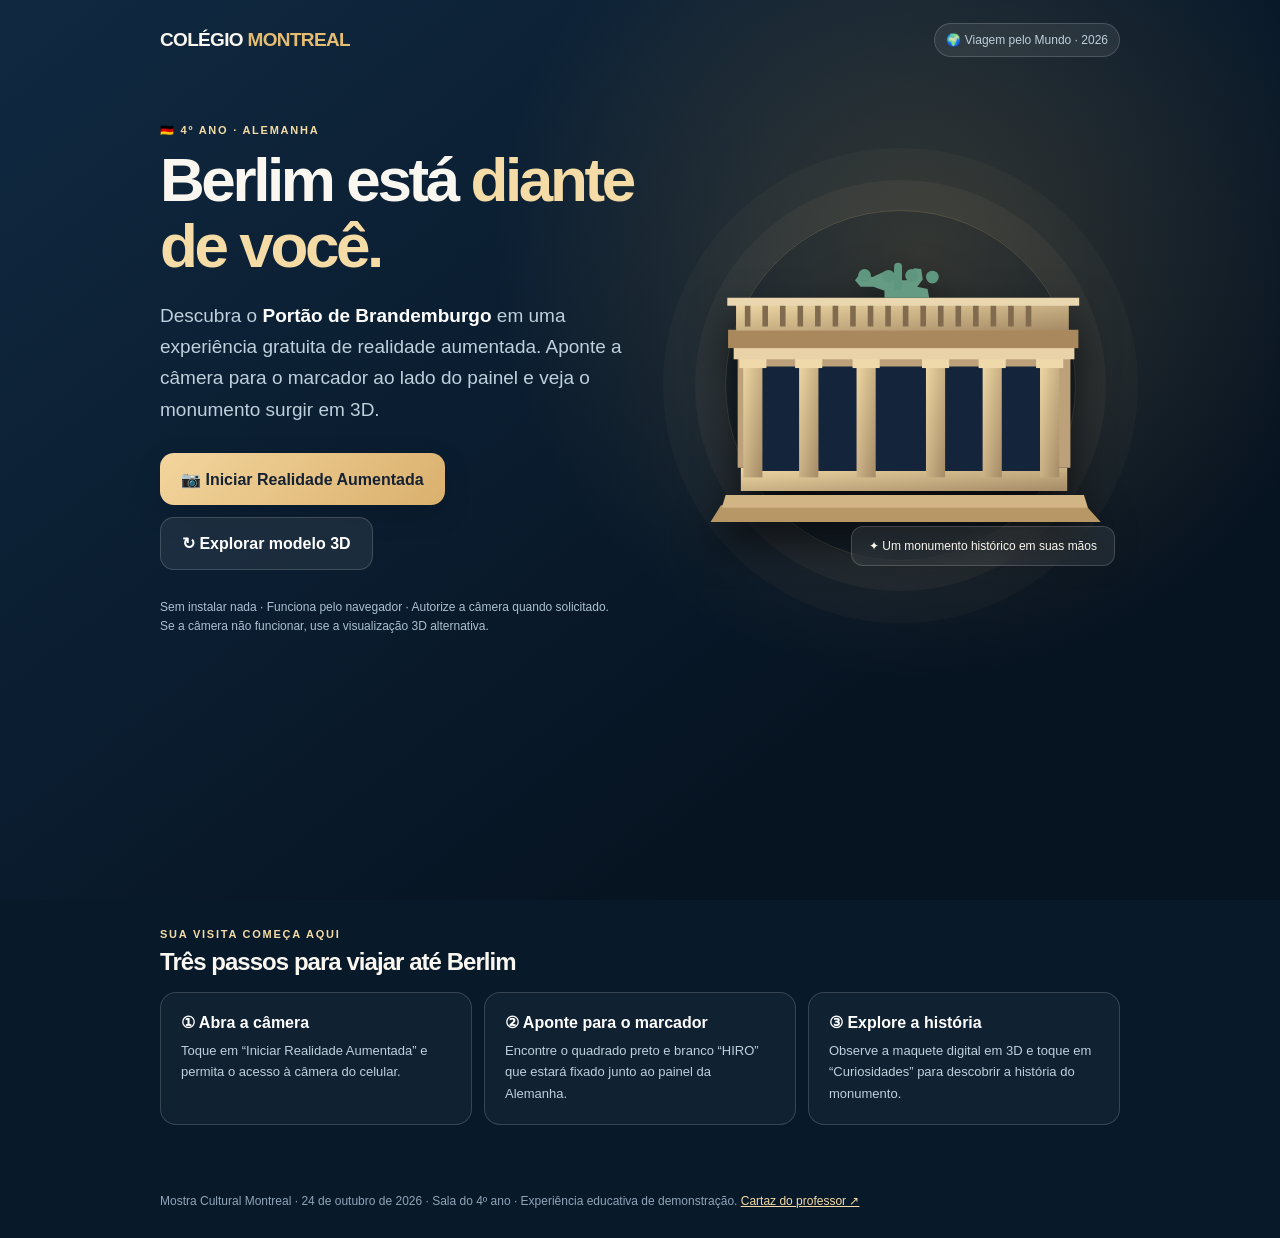
<file: index.html>
<!DOCTYPE html>
<html lang="pt-BR">
<head>
  <meta charset="utf-8"><meta name="viewport" content="width=device-width,initial-scale=1,viewport-fit=cover">
  <meta name="theme-color" content="#071324"><meta name="description" content="Uma visita imersiva ao Portão de Brandemburgo na Mostra Cultural do Colégio Montreal 2026. Sem instalar aplicativo.">
  <title>Alemanha em Realidade Aumentada | Montreal 2026</title>
  <link rel="stylesheet" href="assets/style.css">
</head>
<body>
  <main class="hero">
    <div class="container">
      <header class="topbar"><div class="brand">COLÉGIO <b>MONTREAL</b></div><div class="badge">🌍 Viagem pelo Mundo · 2026</div></header>
      <div class="main-grid">
        <div class="copy">
          <div class="eyebrow">🇩🇪 4º ano · Alemanha</div>
          <h1>Berlim está <span>diante de você.</span></h1>
          <p class="lead">Descubra o <strong style="color:#fff">Portão de Brandemburgo</strong> em uma experiência gratuita de realidade aumentada. Aponte a câmera para o marcador ao lado do painel e veja o monumento surgir em 3D.</p>
          <div class="actions"><a class="btn" href="ra.html">📷 Iniciar Realidade Aumentada</a><a class="btn ghost" href="modelo.html">↻ Explorar modelo 3D</a></div>
          <p class="small">Sem instalar nada · Funciona pelo navegador · Autorize a câmera quando solicitado.<br>Se a câmera não funcionar, use a visualização 3D alternativa.</p>
        </div>
        <div class="visual" aria-hidden="true">
          <div class="halo"></div>
          <svg class="model" viewBox="0 0 550 380" xmlns="http://www.w3.org/2000/svg"><defs><linearGradient id="stone" x2="1" y2="1"><stop stop-color="#efd8a5"/><stop offset="1" stop-color="#a58b66"/></linearGradient><linearGradient id="base" x2="1"><stop stop-color="#aa8854"/><stop offset=".5" stop-color="#edd6a7"/><stop offset="1" stop-color="#876945"/></linearGradient></defs><g transform="translate(35 34)"><path d="M15 306 472 306 491 327 2 327Z" fill="#b79765"/><path d="M21 293H470L475 309H16Z" fill="#d2b584"/><path d="M40 259H449V288H40Z" fill="url(#stone)"/><path d="M36 94H453V259H36Z" fill="#bda17b"/><g fill="#13243b"><path d="M66 132h50v131H66zM137 132h50v131h-50zM208 132h64v131h-64zM294 132h50v131h-50zM365 132h50v131h-50z"/></g><g fill="url(#stone)"><rect x="43" y="125" width="24" height="146"/><rect x="113" y="125" width="24" height="146"/><rect x="185" y="125" width="24" height="146"/><rect x="272" y="125" width="24" height="146"/><rect x="343" y="125" width="24" height="146"/><rect x="415" y="125" width="24" height="146"/></g><g fill="#efd9ab"><rect x="38" y="118" width="34" height="16"/><rect x="108" y="118" width="34" height="16"/><rect x="180" y="118" width="34" height="16"/><rect x="267" y="118" width="34" height="16"/><rect x="338" y="118" width="34" height="16"/><rect x="410" y="118" width="34" height="16"/></g><rect x="31" y="106" width="427" height="17" fill="#e9d2a8"/><rect x="24" y="86" width="439" height="23" fill="#aa885e"/><rect x="34" y="52" width="417" height="35" fill="url(#stone)"/><g fill="#806b4e"> <path d="M45 53h7v29h-7zm22 0h7v29h-7zm22 0h7v29h-7zm22 0h7v29h-7zm22 0h7v29h-7zm22 0h7v29h-7zm22 0h7v29h-7zm22 0h7v29h-7zm22 0h7v29h-7zm22 0h7v29h-7zm22 0h7v29h-7zm22 0h7v29h-7zm22 0h7v29h-7zm22 0h7v29h-7zm22 0h7v29h-7zm22 0h7v29h-7zm22 0h7v29h-7z"/></g><path d="M23 46H464v10H23Z" fill="#ead7b0"/><path d="M220 46v-9l-14-5-16 0-7-8 8-10 9 5 5 1 15-7 20 11h8l9-15 9 1 2 13-7 9 13 3 2 11z" fill="#669b83"/><g fill="#5f967f"><circle cx="195" cy="18" r="8"/><circle cx="225" cy="19" r="8"/><circle cx="254" cy="18" r="8"/><circle cx="280" cy="20" r="8"/><circle cx="237" cy="7" r="5"/><rect x="232" y="7" width="10" height="29" rx="3"/></g></g></svg>
          <div class="floating-label">✦ Um monumento histórico em suas mãos</div>
        </div>
      </div>
    </div>
  </main>
  <section class="info-section"><div class="container">
    <div class="eyebrow">Sua visita começa aqui</div><h2 class="section-title">Três passos para viajar até Berlim</h2>
    <div class="cards"><div class="card"><strong>① Abra a câmera</strong><p>Toque em “Iniciar Realidade Aumentada” e permita o acesso à câmera do celular.</p></div><div class="card"><strong>② Aponte para o marcador</strong><p>Encontre o quadrado preto e branco “HIRO” que estará fixado junto ao painel da Alemanha.</p></div><div class="card"><strong>③ Explore a história</strong><p>Observe a maquete digital em 3D e toque em “Curiosidades” para descobrir a história do monumento.</p></div></div>
  </div></section>
  <footer class="site-footer"><div class="container">Mostra Cultural Montreal · 24 de outubro de 2026 · Sala do 4º ano · Experiência educativa de demonstração. <a href="cartaz.html">Cartaz do professor ↗</a></div></footer>
</body></html>
</file>
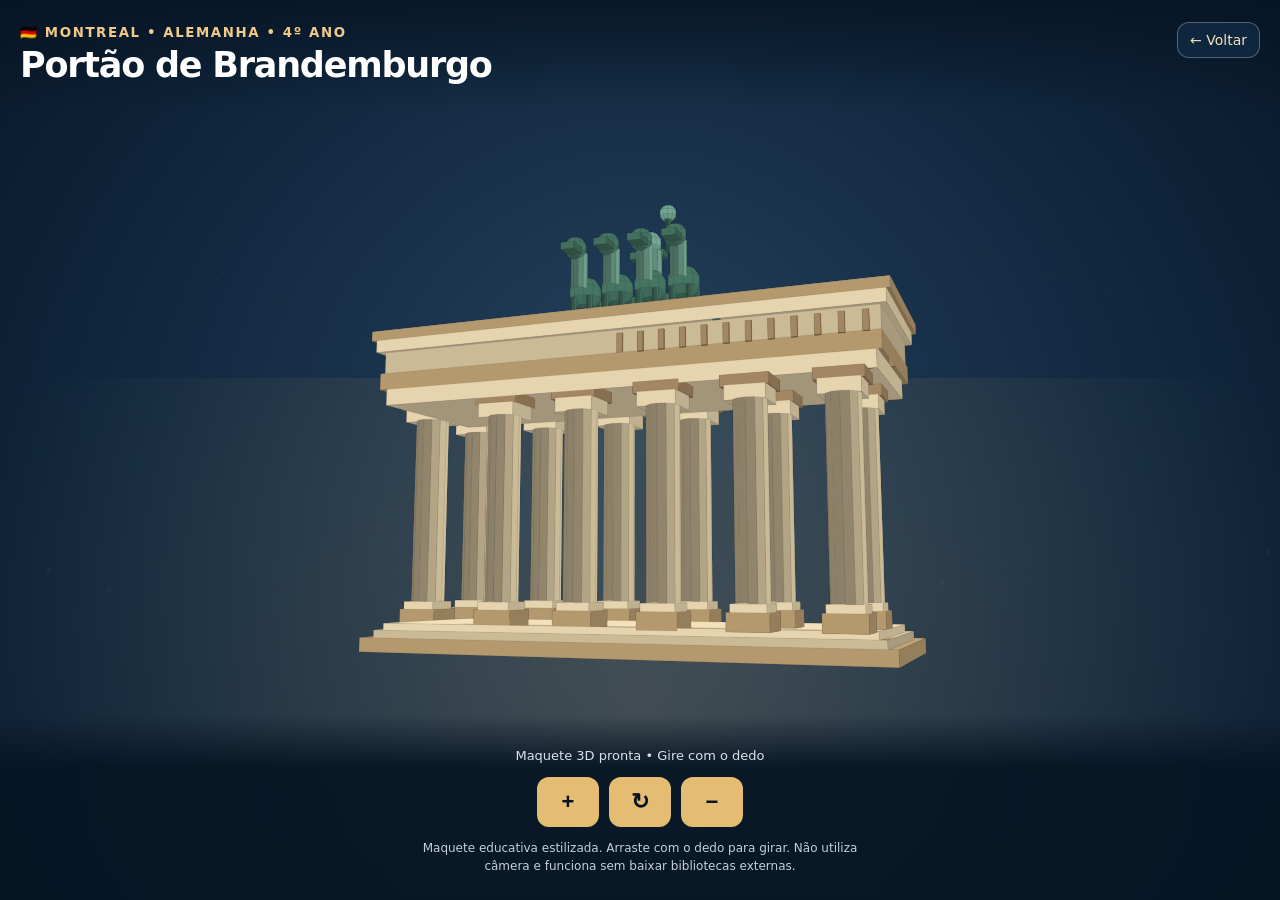
<file: modelo.html>
<!doctype html><html lang="pt-BR"><head><meta charset="utf-8"><meta name="viewport" content="width=device-width,initial-scale=1,viewport-fit=cover"><title>Maquete 3D • Alemanha | Montreal 2026</title><meta name="theme-color" content="#071324"><style>
*{box-sizing:border-box}html,body{margin:0;width:100%;height:100%;background:#071324;font-family:system-ui,-apple-system,Segoe UI,Arial,sans-serif;color:#fff;overflow:hidden}#monument-canvas{position:fixed;inset:0;width:100vw;height:100dvh;touch-action:none;display:block}header,footer{position:fixed;left:0;right:0;z-index:3;pointer-events:none}header>* , footer>*{pointer-events:auto}header{top:0;padding:22px 20px;background:linear-gradient(#061524d9,#06152400);display:flex;justify-content:space-between;align-items:start;gap:15px}small{letter-spacing:.12em;color:#f1ca8b;font-weight:750;text-transform:uppercase}h1{font-size:clamp(20px,5.5vw,35px);margin:4px 0;letter-spacing:-.035em}.back{color:#f6dfb9;border:1px solid #ffffff47;border-radius:12px;padding:9px 12px;background:#102d46bf;text-decoration:none;font-size:14px;white-space:nowrap}footer{bottom:0;padding:32px 20px max(25px,env(safe-area-inset-bottom));text-align:center;background:linear-gradient(#06152400,#061524ed 28%)}#view-status{font-size:13px;color:#d8e2ea;margin:0 0 14px}.controls{display:flex;justify-content:center;gap:10px}.controls button{font-size:22px;font-weight:750;background:#e4bc72;color:#071324;border:0;border-radius:12px;padding:12px 20px;min-width:62px}.info{font-size:12px;line-height:1.5;color:#c4d0d9;margin:12px auto 0;max-width:470px}
</style></head><body>
<canvas id="monument-canvas" aria-label="Maquete digital interativa em 3D do Portão de Brandemburgo"></canvas>
<header><div><small>🇩🇪 Montreal • Alemanha • 4º ano</small><h1>Portão de Brandemburgo</h1></div><a class="back" href="index.html">← Voltar</a></header>
<footer><p id="view-status">Preparando a maquete…</p><div class="controls"><button id="zoom-in" aria-label="Aproximar">+</button><button id="reset" aria-label="Reiniciar">↻</button><button id="zoom-out" aria-label="Afastar">−</button></div><p class="info">Maquete educativa estilizada. Arraste com o dedo para girar. Não utiliza câmera e funciona sem baixar bibliotecas externas.</p></footer>
<script src="assets/modelo-canvas.js"></script></body></html>
</file>
<file: assets/style.css>
:root { --bg:#071324;--bg2:#0b2038;--ink:#f9f7f0;--muted:#bed0dc;--gold:#e4bc72;--gold2:#f5dba5;--border:rgba(255,255,255,.16);--glass:rgba(11,28,46,.85); }
* { box-sizing:border-box; }
html { min-height:100%; }
body { margin:0; background:var(--bg); color:var(--ink);font-family:Inter,-apple-system,BlinkMacSystemFont,'Segoe UI',Arial,sans-serif; }
a { color:inherit; }
button { font:inherit; cursor:pointer; }
.container { width:min(960px,calc(100% - 36px)); margin:0 auto; }
.eyebrow { color:var(--gold2);letter-spacing:.16em;text-transform:uppercase;font-weight:750;font-size:11px; }
.topbar { padding:23px 0; display:flex; align-items:center; justify-content:space-between; gap:8px; }
.brand { font-weight:850;letter-spacing:-.035em;font-size:19px; }
.brand b { color:var(--gold); }
.badge { border:1px solid var(--border);background:rgba(255,255,255,.07); padding:9px 11px;border-radius:99px;font-size:12px;color:var(--muted); }
.hero { background: radial-gradient(circle at 72% 28%,rgba(233,176,83,.19),transparent 38%),linear-gradient(142deg,#102941,#061321 75%); min-height:100svh;overflow:hidden;}
.main-grid { display:grid;grid-template-columns:1.05fr .95fr;align-items:center; gap:36px; padding:44px 0 42px; }
h1 { font-size:clamp(36px,5.6vw,62px);letter-spacing:-.055em;line-height:1.07;margin:10px 0 20px; }
h1 span {color:var(--gold2);}
p {line-height:1.65;color:var(--muted);}
.lead {font-size:clamp(15px,1.8vw,19px);max-width:560px;}
.actions {display:flex;flex-wrap:wrap;gap:12px;margin:28px 0;}
.btn { display:inline-flex;align-items:center;justify-content:center;gap:9px;background:linear-gradient(135deg,#f3d59d,#dab06d);color:#152233;border:0;border-radius:14px;padding:16px 21px;text-decoration:none;font-weight:800;min-height:52px;box-shadow:0 10px 30px rgba(0,0,0,.12);}
.btn.ghost { border:1px solid var(--border);background:rgba(255,255,255,.07); color:#fff; box-shadow:none; }
.btn.tiny { padding:10px 14px;min-height:40px;font-size:14px; }
.small {font-size:12px;color:#abc0d1;line-height:1.55;}
.visual {position:relative;min-height:395px;display:grid;place-items:center;}
.visual .halo {position:absolute;width:80%;aspect-ratio:1;border:1px solid rgba(244,209,151,.19);border-radius:50%;box-shadow:0 0 0 30px rgba(244,209,151,.045),0 0 0 62px rgba(244,209,151,.026);}
.visual .model {position:relative;width:100%;filter:drop-shadow(0 20px 20px #000a);}
.visual svg {width:100%;max-width:490px;height:auto;}
.floating-label {position:absolute;bottom:17px;right:5px;padding:12px 17px;border-radius:12px;background:rgba(255,255,255,.08);border:1px solid var(--border);backdrop-filter:blur(10px);font-size:12px;}
.info-section { padding:28px 0 50px; background:#08192a; }
.section-title {font-size:24px;letter-spacing:-.04em;margin:8px 0 16px;}
.cards {display:grid;grid-template-columns:repeat(3,1fr);gap:12px;}
.card {padding:20px;border:1px solid var(--border);background:rgba(255,255,255,.035);border-radius:16px;}
.card strong {display:block;font-size:16px;color:#fff;margin-bottom:8px;}
.card p {font-size:13px; margin:0;}
.site-footer {padding:19px 0 30px;background:#08192a;color:#90a5b8;font-size:12px;}
.site-footer a {color:var(--gold2);}
/* Immersive AR page */
body.ar-page {overflow:hidden;background:#000;}
#scene-area, #scene-area a-scene {position:fixed!important;inset:0;width:100%;height:100%;}
#scene-area canvas {display:block;}
.ar-overlay {position:fixed;z-index:10;pointer-events:none;inset:0;display:flex;flex-direction:column;justify-content:space-between;}
.ar-overlay > * {pointer-events:auto;}
.ar-header {display:flex;justify-content:space-between;align-items:flex-start;gap:10px;padding:17px 17px 22px;background:linear-gradient(to bottom,rgba(0,0,0,.70),transparent);}
.ar-header .logo {font-size:13px;font-weight:850;line-height:1.45;text-shadow:0 1px 5px #000;}
.ar-header .logo em {font-style:normal;color:#f0c984;}
.ar-header .close {background:rgba(12,29,44,.75);color:white;text-decoration:none;border:1px solid rgba(255,255,255,.23);border-radius:13px;padding:9px 12px;font-size:13px;}
.ar-bottom {background:linear-gradient(transparent,rgba(0,0,0,.83) 23%);padding:45px 16px max(22px,env(safe-area-inset-bottom));display:grid;gap:11px;}
.status {max-width:560px;width:100%;margin:0 auto; display:flex; gap:10px;align-items:center; border-radius:12px;background:rgba(5,20,33,.86);border:1px solid rgba(255,255,255,.18);padding:13px 15px;font-size:13px;}
.status .dot {width:9px;height:9px;flex:none;background:#f2bd70;border-radius:50%;box-shadow:0 0 0 4px rgba(242,189,112,.15);}
.status.found .dot {background:#65e0b5;box-shadow:0 0 0 4px rgba(101,224,181,.2);}
.ar-controls { display:flex;justify-content:center;flex-wrap:wrap;gap:9px;}
.ar-control {min-height:42px;border-radius:12px;border:1px solid rgba(255,255,255,.24);background:rgba(17,31,46,.83);color:white;padding:10px 12px;font-size:13px;}
.info-dialog {background:rgba(6,20,35,.97);border:1px solid rgba(235,209,151,.25);border-radius:18px;padding:19px;max-width:520px;width:calc(100% - 30px);box-shadow:0 12px 50px #0008;color:white;position:fixed;z-index:30;bottom:max(105px,env(safe-area-inset-bottom));left:50%;transform:translateX(-50%);max-height:65svh;overflow:auto;}
.info-dialog h2 {margin:0 0 10px;font-size:21px;color:var(--gold2);}
.info-dialog p,.info-dialog li {font-size:14px;line-height:1.55;color:#d8e1e7;}
.info-dialog[hidden] {display:none;}
.info-dialog button {float:right;border:0;border-radius:9px;background:#2d4860;color:white;padding:7px 12px;}
@media(max-width:740px){.main-grid{grid-template-columns:1fr;padding:12px 0 35px;gap:6px;}.visual{min-height:260px;order:-1;}.visual svg{max-height:290px;}.cards{grid-template-columns:1fr;}h1{font-size:42px}.actions .btn{flex:1 1 150px;}.floating-label{right:12px;bottom:7px;}}
@media(prefers-reduced-motion:reduce){*,*:before,*:after{scroll-behavior:auto!important;animation-duration:.01ms!important;transition-duration:.01ms!important}}
</file>
